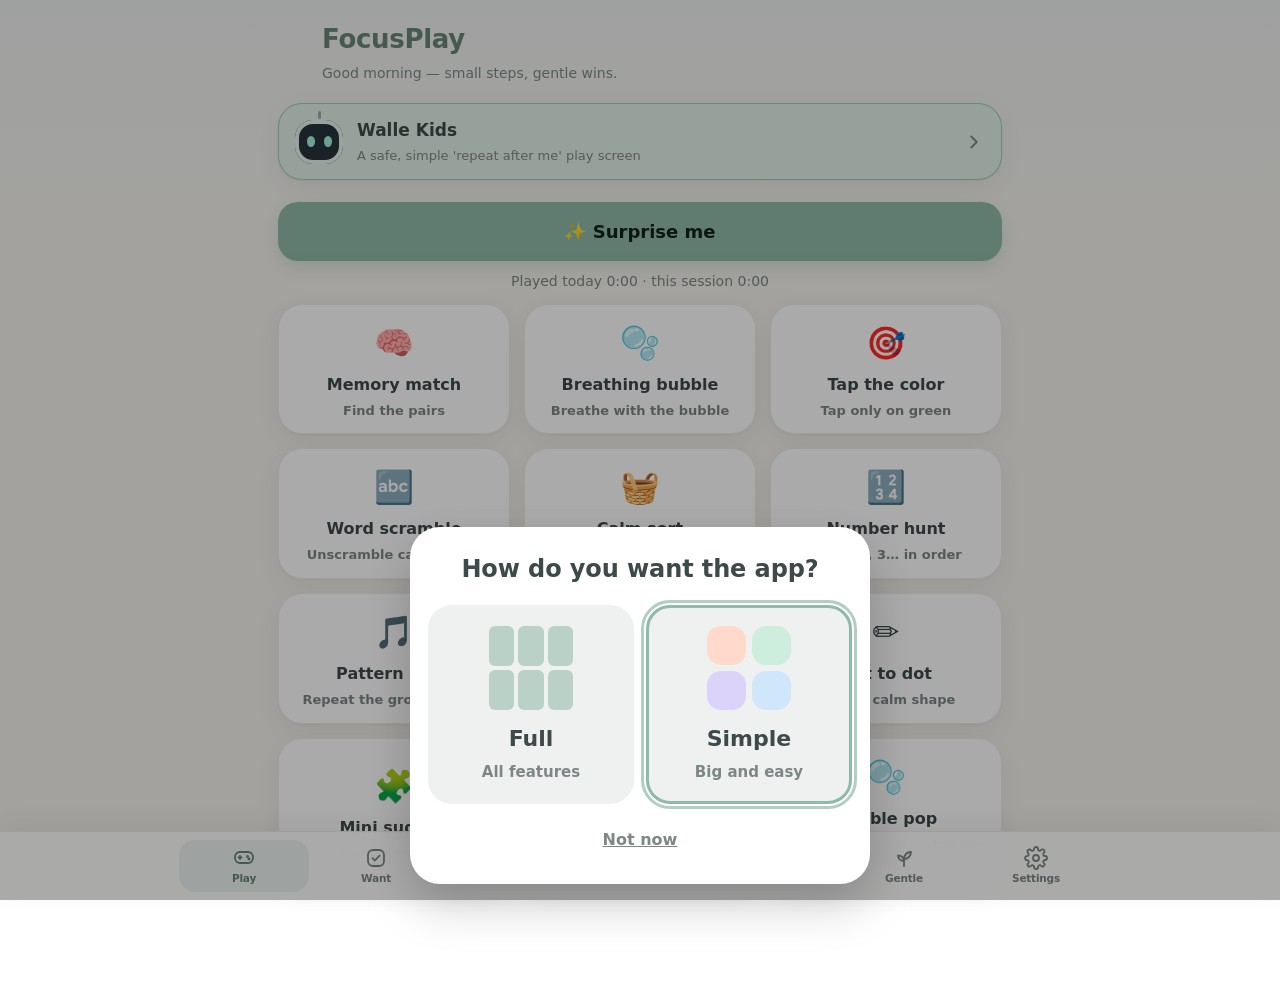
<file: index.html>
<!doctype html><html lang="en" dir="ltr"><head><meta charset="utf-8"><meta name="viewport" content="width=device-width,initial-scale=1,viewport-fit=cover">
<meta name="theme-color" content="#8fb9a8"><meta name="description" content="FocusPlay: calm ADHD-support app">
<meta name="apple-mobile-web-app-capable" content="yes"><meta name="mobile-web-app-capable" content="yes"><meta name="apple-mobile-web-app-status-bar-style" content="default"><meta name="apple-mobile-web-app-title" content="FocusPlay"><meta name="format-detection" content="telephone=no">
<link rel="manifest" href="manifest.json"><link rel="icon" href="icon.svg" type="image/svg+xml"><link rel="icon" href="icon-192.png" sizes="192x192"><link rel="apple-touch-icon" href="apple-touch-icon.png" sizes="180x180">
<title>FocusPlay</title><link rel="stylesheet" href="styles.css"></head><body>
<header><h1>FocusPlay</h1><p class="sub" id="greet"></p></header>
<main>
<section id="tab-play" class="tab active">
 <button type="button" class="kidscard" id="kidsGo"><span class="kface" aria-hidden="true"><i></i><i></i></span><span class="ktxt"><b data-tx="kidsBtn"></b><small data-tx="kidsSub"></small></span><svg class="ic" viewBox="0 0 24 24" aria-hidden="true"><path d="M9 6l6 6-6 6"/></svg></button>
 <button class="big primary" id="surprise" data-tx="surprise"></button>
 <p class="sub center" id="gSess"></p>
 <div class="grid" id="gameList"></div>
</section>
<section id="tab-want" class="tab">
 <div class="card"><h2 data-tx="wantH"></h2><p class="streak" id="streak"></p>
 <form id="wForm" class="row"><input id="wIn" data-ip="wantPh" maxlength="80" required><button class="primary" data-tx="add"></button></form>
 <ul id="wList"></ul><button class="soft small" id="wClear" data-tx="clearDone"></button></div>
</section>
<section id="tab-day" class="tab">
 <div class="card"><h2 data-tx="routineH"></h2><label><span data-tx="sleepH"></span><input type="number" id="sleep" min="0" max="16" step="0.5"></label><label><span data-tx="essH"></span><input type="number" id="ess" min="0" max="12" step="0.5"></label>
 <div id="days"></div></div>
 <div class="card"><h2 data-tx="meH"></h2><div id="bars"></div><p class="legend"><i class="sl"></i><span data-tx="lSleep"></span> <i class="wk"></i><span data-tx="lWork"></span> <i class="me"></i><span data-tx="lMe"></span> <i class="es"></i><span data-tx="lEss"></span></p></div>
</section>
<section id="tab-walle" class="tab">
 <div id="wOff" class="card wOff hidden"><div class="dl-off" aria-hidden="true">📶</div><h2 data-tx="wOffT"></h2><p class="sub" data-tx="wOffM"></p><button class="primary" id="wRetry" data-tx="wRetry"></button></div>
 <div id="wOn">
  <button type="button" id="wGear" class="wgear" aria-label="Settings"><svg class="ic" viewBox="0 0 24 24" aria-hidden="true"><circle cx="12" cy="12" r="3"/><path d="M19.4 15a1.7 1.7 0 00.3 1.8l.1.1a2 2 0 11-2.8 2.8l-.1-.1a1.7 1.7 0 00-1.8-.3 1.7 1.7 0 00-1 1.5V21a2 2 0 11-4 0v-.1a1.7 1.7 0 00-1.1-1.5 1.7 1.7 0 00-1.8.3l-.1.1a2 2 0 11-2.8-2.8l.1-.1a1.7 1.7 0 00.3-1.8 1.7 1.7 0 00-1.5-1H3a2 2 0 110-4h.1a1.7 1.7 0 001.5-1.1 1.7 1.7 0 00-.3-1.8l-.1-.1a2 2 0 112.8-2.8l.1.1a1.7 1.7 0 001.8.3H9a1.7 1.7 0 001-1.5V3a2 2 0 114 0v.1a1.7 1.7 0 001 1.5 1.7 1.7 0 001.8-.3l.1-.1a2 2 0 112.8 2.8l-.1.1a1.7 1.7 0 00-.3 1.8V9a1.7 1.7 0 001.5 1H21a2 2 0 110 4h-.1a1.7 1.7 0 00-1.5 1z"/></svg></button>
  <div class="card wcard"><div class="wseg" role="tablist"><button type="button" role="tab" data-f="word" data-tx="sgW"></button><button type="button" role="tab" data-f="phrase" data-tx="sgP"></button><button type="button" role="tab" data-f="quote" data-tx="sgQ"></button></div>
   <div id="wBody" class="wbody"></div>
   <div class="wact"><button type="button" class="soft" id="wLis"></button><button type="button" class="soft hidden" id="wLisEx"></button><button type="button" class="primary" id="wNext" data-tx="wAnother"></button></div></div>
 </div>
</section>
<section id="tab-rem" class="tab">
 <div class="card"><h2 data-tx="taskH"></h2>
 <form id="cForm"><input id="cName" data-ip="taskPh" maxlength="60" required class="full">
 <label><span data-tx="type"></span><select id="cMode"><option value="time" data-tx="atTime"></option><option value="every" data-tx="repEvery"></option></select></label>
 <label id="cTimeL"><span data-tx="time"></span><input type="time" id="cTime" value="12:00"></label>
 <label id="cEveryL" class="hidden"><span data-tx="everyMin"></span><input type="number" id="cEvery" min="1" max="720" value="60"></label>
 <label><span data-tx="priority"></span><select id="cPri" class="pri"></select></label><button class="primary big" data-tx="addRem"></button></form>
 <ul id="cList"></ul><p class="legend"><i class="lv-needed"></i><span data-tx="p_needed"></span> <i class="lv-important"></i><span data-tx="p_important"></span> <i class="lv-urgent"></i><span data-tx="p_urgent"></span></p></div>
</section>
<section id="tab-gentle" class="tab">
 <div class="card water"><div class="row"><h2 data-tx="waterH"></h2><span class="pill" id="wCount"></span></div><div class="glasses" id="glasses"></div>
 <div class="row"><button class="soft" id="wMinus" aria-label="−1">−</button><button class="primary big" id="wPlus" data-tx="glass"></button></div><label><span data-tx="goal"></span><input type="number" id="wGoal" min="1" max="20"></label></div>
 <div class="card"><h2 data-tx="nudgesH"></h2><p class="sub" data-tx="nudgesSub"></p><ul id="gList"></ul><button class="soft" id="gNew" data-tx="newNudge"></button></div>
 <div class="card hidden" id="gEdit"><h2 id="gEdT"></h2>
  <input id="gName" data-ip="nudgeName" maxlength="50" class="full">
  <label><span data-tx="mode"></span><select id="gMode"><option value="interval" data-tx="modeInt"></option><option value="times" data-tx="modeTimes"></option></select></label>
  <label id="gEvL"><span data-tx="everyMin"></span><input type="number" id="gEvery" min="1" max="720"></label>
  <div id="gTimesL" class="hidden"><div id="gTimes" class="times"></div><button class="soft small" id="gAddT" type="button" data-tx="addTime"></button></div>
  <label><span data-tx="repeat"></span><select id="gRep"><option value="always" data-tx="always"></option><option value="weekdays" data-tx="weekdays"></option><option value="range" data-tx="range"></option></select></label>
  <div id="gDaysL" class="chips hidden"></div>
  <div id="gRangeL" class="hidden"><label><span data-tx="from"></span><input type="date" id="gFrom"></label><label><span data-tx="to"></span><input type="date" id="gTo"></label></div>
  <label class="tg"><input type="checkbox" id="gAh"><span data-tx="ah"></span></label>
  <div id="gAhL" class="row hidden"><input type="time" id="gAhS"><span data-tx="ahTo"></span><input type="time" id="gAhE"></div>
  <label><span data-tx="popPri"></span><select id="gPri" class="pri"></select></label>
  <div class="row"><button class="soft" id="gDel" data-tx="del"></button><button class="soft" id="gCancel" data-tx="cancel"></button><button class="primary" id="gSave" data-tx="save"></button></div></div>
 <div class="card"><h2 data-tx="paH"></h2><p class="sub" data-ih="paSub"></p>
  <div class="stats"><div><b id="uSess"></b><small data-tx="thisSess"></small></div><div><b id="uDay"></b><small data-tx="todayApp"></small></div></div>
  <label class="tg"><input type="checkbox" id="uOn"><span data-tx="nudgeAfter"></span></label><label><span data-tx="limit"></span><input type="number" id="uLim" min="1" max="600"></label></div>
 <div class="card"><h2 data-tx="pfH"></h2><p class="sub" data-tx="pfSub"></p>
  <div class="row presets"><button class="soft" data-pf="10"></button><button class="soft" data-pf="25"></button><button class="soft" data-pf="45"></button></div></div>
</section>
<section id="tab-more" class="tab">
 <h2 class="pagetitle" data-tx="tMore"></h2>
<div class="acc" id="acc-simple"><button type="button" class="acc-h" aria-expanded="false" aria-controls="accb-simple"><span class="acc-i" aria-hidden="true">🔆</span><span class="acc-t" data-tx="smSet"></span><svg class="ic chev" viewBox="0 0 24 24" aria-hidden="true"><path d="M6 9l6 6 6-6"/></svg></button><div class="acc-b" id="accb-simple" role="region"><div class="acc-in"><div class="acc-p"><p class="sub" data-tx="smSetSub"></p><label class="tg sm-tg"><input type="checkbox" id="smToggle"><span data-tx="smSet"></span></label></div></div></div></div>
<div class="acc" id="acc-app"><button type="button" class="acc-h" aria-expanded="false" aria-controls="accb-app"><span class="acc-i" aria-hidden="true">🎨</span><span class="acc-t" data-tx="sApp"></span><svg class="ic chev" viewBox="0 0 24 24" aria-hidden="true"><path d="M6 9l6 6 6-6"/></svg></button><div class="acc-b" id="accb-app" role="region"><div class="acc-in"><div class="acc-p"><div class="pal" id="pal"></div><label><span data-tx="accent"></span><input type="color" id="accent"></label><button class="soft small" id="accReset" data-tx="accReset"></button></div></div></div></div>
<div class="acc" id="acc-lang"><button type="button" class="acc-h" aria-expanded="false" aria-controls="accb-lang"><span class="acc-i" aria-hidden="true">🌐</span><span class="acc-t" data-tx="sLang"></span><svg class="ic chev" viewBox="0 0 24 24" aria-hidden="true"><path d="M6 9l6 6 6-6"/></svg></button><div class="acc-b" id="accb-lang" role="region"><div class="acc-in"><div class="acc-p"><select id="lang" class="full" aria-label="Language"></select></div></div></div></div>
<div class="acc" id="acc-snd"><button type="button" class="acc-h" aria-expanded="false" aria-controls="accb-snd"><span class="acc-i" aria-hidden="true">🔔</span><span class="acc-t" data-tx="sSnd"></span><svg class="ic chev" viewBox="0 0 24 24" aria-hidden="true"><path d="M6 9l6 6 6-6"/></svg></button><div class="acc-b" id="accb-snd" role="region"><div class="acc-in"><div class="acc-p"><p class="sub" data-tx="sndIntro"></p><ul id="sndList" class="sndl"></ul>
  <h3 data-tx="sndPerPri"></h3><div class="sndPick"></div>
  <h3 data-tx="sndMine"></h3><ul id="myList" class="sndl"></ul>
  <button class="soft" type="button" id="sndAddB" data-tx="sndAdd"></button><input type="file" id="sndFile" accept="audio/*,.mp3,.wav,.ogg,.m4a" class="hidden">
  <p class="sub" data-tx="sndHint"></p><p class="sub" id="sndMsg" role="status"></p><p class="sub" data-tx="sndNote"></p></div></div></div></div>
<div class="acc" id="acc-walle"><button type="button" class="acc-h" aria-expanded="false" aria-controls="accb-walle"><span class="acc-i" aria-hidden="true">🤖</span><span class="acc-t" data-tx="sWalle"></span><svg class="ic chev" viewBox="0 0 24 24" aria-hidden="true"><path d="M6 9l6 6 6-6"/></svg></button><div class="acc-b" id="accb-walle" role="region"><div class="acc-in"><div class="acc-p">
   <label><span data-tx="wWordLang"></span><select id="wWL"></select></label>
   <label><span data-tx="wLevel"></span><select id="wLv"><option value="beginner" data-tx="lvB"></option><option value="intermediate" data-tx="lvI"></option><option value="advanced" data-tx="lvA"></option></select></label>
   <label><span data-tx="wPhraseLang"></span><select id="wPL"></select></label>
  <h3 data-tx="wRemH"></h3><div id="wRem"></div><p class="legend"><a href="walle/CREDITS.md" target="_blank" rel="noopener">Wiktionary · Tatoeba · WordNet · Project Gutenberg</a></p></div></div></div></div>
<div class="acc" id="acc-rem"><button type="button" class="acc-h" aria-expanded="false" aria-controls="accb-rem"><span class="acc-i" aria-hidden="true">🌿</span><span class="acc-t" data-tx="sRem"></span><svg class="ic chev" viewBox="0 0 24 24" aria-hidden="true"><path d="M6 9l6 6 6-6"/></svg></button><div class="acc-b" id="accb-rem" role="region"><div class="acc-in"><div class="acc-p">
 <label class="tg"><input type="checkbox" id="brOn"><span data-tx="brOn"></span></label>
 <label><span data-tx="brMinL"></span><input type="number" id="brMin" min="5" max="180"></label><label><span data-tx="brPri"></span><select id="brPri" class="pri"></select></label>
 <label class="tg"><input type="checkbox" id="wdOn"><span data-tx="wdOn"></span></label>
 <label><span data-tx="wdTime"></span><input type="time" id="wdTime"></label><label><span data-tx="wdPri"></span><select id="wdPri" class="pri"></select></label>
 <label class="tg"><input type="checkbox" id="snd"><span data-tx="snd"></span></label>
 
 <button class="big" id="perm" data-tx="perm"></button><p class="sub" id="permStat"></p>
 <div class="row"><button class="soft lv-needed" data-test="needed"></button><button class="soft lv-important" data-test="important"></button><button class="soft lv-urgent" data-test="urgent"></button></div><p class="sub" id="nextR"></p></div></div></div></div>
<div class="acc" id="acc-kids"><button type="button" class="acc-h" aria-expanded="false" aria-controls="accb-kids"><span class="acc-i" aria-hidden="true">🔒</span><span class="acc-t" data-tx="sKids"></span><svg class="ic chev" viewBox="0 0 24 24" aria-hidden="true"><path d="M6 9l6 6 6-6"/></svg></button><div class="acc-b" id="accb-kids" role="region"><div class="acc-in"><div class="acc-p"><p class="sub" data-tx="pinNote"></p><button class="soft" id="pinChg" type="button" data-tx="pinChange"></button></div></div></div></div>
<div class="acc" id="acc-support"><button type="button" class="acc-h" aria-expanded="false" aria-controls="accb-support"><span class="acc-i" aria-hidden="true">💌</span><span class="acc-t" data-tx="sSupport"></span><svg class="ic chev" viewBox="0 0 24 24" aria-hidden="true"><path d="M6 9l6 6 6-6"/></svg></button><div class="acc-b" id="accb-support" role="region"><div class="acc-in"><div class="acc-p"><form id="sForm"><textarea id="sText" rows="4" maxlength="1000" data-ip="sugPh" required></textarea>
 <label><span data-tx="type"></span><select id="sType"><option value="Upgrade" data-tx="stUp"></option><option value="Downgrade" data-tx="stDown"></option><option value="Improvement" data-tx="stImp"></option><option value="Bug" data-tx="stBug"></option></select></label>
 <div class="row"><span data-tx="rating"></span><div id="stars" class="stars"></div></div>
 <div class="row"><button class="soft" type="submit" data-tx="save"></button><button class="primary" type="button" id="sSend" data-tx="saveSend"></button></div></form>
 <h2 class="mt" data-tx="pastSug"></h2><ul id="sList"></ul></div></div></div></div>
<div class="acc" id="acc-about"><button type="button" class="acc-h" aria-expanded="false" aria-controls="accb-about"><span class="acc-i" aria-hidden="true">ℹ️</span><span class="acc-t" data-tx="sAbout"></span><svg class="ic chev" viewBox="0 0 24 24" aria-hidden="true"><path d="M6 9l6 6 6-6"/></svg></button><div class="acc-b" id="accb-about" role="region"><div class="acc-in"><div class="acc-p"><ul class="priv"><li data-tx="pv1"></li><li data-tx="pv2"></li><li data-tx="pv3"></li><li data-tx="pv4"></li><li data-tx="pv5"></li><li data-tx="pv6"></li></ul><p class="sub"><a href="privacy-policy.html" target="_blank" rel="noopener" data-tx="ppLink"></a> · <a href="terms.html" target="_blank" rel="noopener" data-tx="tosLink"></a></p>
  <div class="row"><button class="primary" id="exp" data-tx="export"></button><button class="soft" id="impB" data-tx="import"></button></div><input type="file" id="imp" accept="application/json,.json" class="hidden"><p class="sub" id="bkMsg"></p></div></div></div></div>
</section>
</main>
<div id="gameArea" class="gov hidden" role="dialog" aria-modal="true" aria-labelledby="gTitle"><div class="gwin">
 <div class="gtop"><button type="button" id="gX" class="gx" data-al="gClose" aria-label="Close">✕</button><h2 id="gTitle"></h2><span id="gTimer" class="pill" dir="ltr" role="timer"></span></div>
 <div id="gStart" class="gscr"><div class="gs-emo" id="gsEmoji" aria-hidden="true"></div><h3 id="gsName"></h3><p class="gs-how" id="gsHow"></p><p class="gs-best" id="gsBest"></p><div class="seg" id="gLen"></div><button type="button" class="primary gbig" id="gGo"><span aria-hidden="true">▶ </span><span data-tx="gPlay"></span></button></div>
 <div id="gPlay" class="gscr hidden"><div class="ghud"><span class="gsc"><small data-tx="gScore"></small><b id="gScoreV">0</b></span><span id="gBestV" class="gbv"></span><button type="button" class="soft small" id="gPause"></button></div><div id="gBody"></div><button type="button" class="ghost-b" id="gExit" data-tx="finish"></button></div>
 <div id="gEnd" class="gscr hidden"><div class="ge-art" aria-hidden="true">🌿</div><p id="gEndMsg" class="ge-msg"></p><p class="ge-lbl" data-tx="gScore"></p><div id="gEndScore" class="ge-score"></div><p id="gNewBest" class="ge-new hidden" data-tx="gNewBest"></p><p id="gEndBest" class="gs-best"></p><button type="button" class="primary gbig" id="gAgain" data-tx="playAgain"></button><button type="button" class="soft" id="gClose" data-tx="gCloseB"></button></div>
</div></div>
<div id="toast" class="hidden lv-needed" role="status" aria-live="polite"><p id="toastMsg"></p></div>
<div id="card" class="hidden"><div class="cardpop lv-important" role="dialog"><b class="badge" data-tx="badgeImp"></b><h2 id="cardT"></h2><p id="cardM"></p><button class="big" id="cardOk" data-tx="gotIt"></button></div></div>
<div id="pfree" class="hidden"><p data-tx="pfTitle"></p><div class="big-t" id="pfT" dir="ltr"></div><p data-ih="pfMsg"></p><button class="big ghost" id="pfStop" data-tx="endEarly"></button></div>
<div id="confirm" class="hidden"><div class="cardpop lv-important" role="dialog"><h2 data-tx="replaceQ"></h2><p id="cfMsg"></p><div class="row"><button class="soft" id="cfNo" data-tx="cancel"></button><button class="primary" id="cfYes" data-tx="replace"></button></div></div></div>
<div id="urgent" class="hidden" role="alertdialog"><b class="badge" data-tx="badgeUrg"></b><h1 id="urgT"></h1><p id="urgM"></p><button class="big" id="urgDone" data-tx="doneBtn"></button><button class="big ghost" id="urgSnooze" data-tx="snooze"></button></div>
<nav aria-label="Main"><button data-t="play" class="on"><svg class="ic" viewBox="0 0 24 24" aria-hidden="true"><rect x="3" y="7" width="18" height="11" rx="5"/><path d="M8 11v3M6.5 12.5h3"/><circle cx="15.5" cy="11.5" r=".6"/><circle cx="17" cy="13.8" r=".6"/></svg><span data-tx="tPlay"></span></button><button data-t="want"><svg class="ic" viewBox="0 0 24 24" aria-hidden="true"><rect x="4" y="4" width="16" height="16" rx="5"/><path d="M8.5 12.2l2.4 2.3 4.6-4.8"/></svg><span data-tx="tWant"></span></button><button data-t="day"><svg class="ic" viewBox="0 0 24 24" aria-hidden="true"><circle cx="12" cy="12" r="4"/><path d="M12 3v2M12 19v2M3 12h2M19 12h2M5.6 5.6l1.4 1.4M17 17l1.4 1.4M5.6 18.4L7 17M17 7l1.4-1.4"/></svg><span data-tx="tDay"></span></button><button data-t="walle"><svg class="ic" viewBox="0 0 24 24" aria-hidden="true"><path d="M4 5.5A2.5 2.5 0 016.5 3H20v15H6.5A2.5 2.5 0 004 20.5z"/><path d="M4 20.5A2.5 2.5 0 006.5 23H20v-5"/><path d="M9 8h7M9 11.5h5"/></svg><span data-tx="tWalle"></span></button><button data-t="rem"><svg class="ic" viewBox="0 0 24 24" aria-hidden="true"><path d="M6 16V11a6 6 0 0112 0v5l1.5 2h-15z"/><path d="M10 20.5a2.2 2.2 0 004 0"/></svg><span data-tx="tRem"></span></button><button data-t="gentle"><svg class="ic" viewBox="0 0 24 24" aria-hidden="true"><path d="M12 20v-7"/><path d="M12 13c0-4 3-7 7-7 0 4-3 7-7 7zM12 15c0-3-2.5-5.5-6-5.5 0 3 2.5 5.5 6 5.5z"/></svg><span data-tx="tGentle"></span></button><button data-t="more"><svg class="ic" viewBox="0 0 24 24" aria-hidden="true"><circle cx="12" cy="12" r="3"/><path d="M19.4 15a1.7 1.7 0 00.3 1.8l.1.1a2 2 0 11-2.8 2.8l-.1-.1a1.7 1.7 0 00-1.8-.3 1.7 1.7 0 00-1 1.5V21a2 2 0 11-4 0v-.1a1.7 1.7 0 00-1.1-1.5 1.7 1.7 0 00-1.8.3l-.1.1a2 2 0 11-2.8-2.8l.1-.1a1.7 1.7 0 00.3-1.8 1.7 1.7 0 00-1.5-1H3a2 2 0 110-4h.1a1.7 1.7 0 001.5-1.1 1.7 1.7 0 00-.3-1.8l-.1-.1a2 2 0 112.8-2.8l.1.1a1.7 1.7 0 001.8.3H9a1.7 1.7 0 001-1.5V3a2 2 0 114 0v.1a1.7 1.7 0 001 1.5 1.7 1.7 0 001.8-.3l.1-.1a2 2 0 112.8 2.8l-.1.1a1.7 1.7 0 00-.3 1.8V9a1.7 1.7 0 001.5 1H21a2 2 0 110 4h-.1a1.7 1.7 0 00-1.5 1z"/></svg><span data-tx="tMore"></span></button></nav>
<div id="kids" class="hidden" aria-label="Kids mode"><div class="kbg"></div><button type="button" id="kLock" class="klock" aria-label="Parent"><svg viewBox="0 0 24 24" class="ic"><rect x="5" y="11" width="14" height="9" rx="3"/><path d="M8 11V8a4 4 0 018 0v3"/></svg><i class="kring"></i></button>
 <div class="kstage"><button type="button" id="kBot" class="wbot kidsbot" aria-label="Walle"></button><p id="kMsg" class="kmsg" data-tx="kTalk"></p><button type="button" id="kTalk" class="ktalk"><svg viewBox="0 0 24 24" class="ic"><rect x="9" y="3" width="6" height="11" rx="3"/><path d="M5.5 11a6.5 6.5 0 0013 0M12 17.5V21"/></svg><span data-tx="kTalkB"></span></button></div></div>
<div id="pinDlg" class="hidden" role="dialog" aria-modal="true"><div class="pinbox"><h2 id="pinT"></h2><p class="sub" id="pinM"></p><div class="pindots" id="pinDots" dir="ltr"><i></i><i></i><i></i><i></i></div><p class="pinerr" id="pinErr" role="alert"></p>
 <div id="pinPad" class="pinpad" dir="ltr"></div><div id="pinChk" class="hidden"><label><span id="pinQ"></span><input id="pinA" inputmode="numeric" maxlength="3" dir="ltr"></label><label><span data-tx="pinWordL"></span><input id="pinW" autocapitalize="characters" maxlength="10" dir="ltr"></label><button class="primary" id="pinChkGo" data-tx="save"></button></div>
 <div class="row"><button class="soft" id="pinX" type="button" data-tx="cancel"></button><button class="soft" id="pinF" type="button" data-tx="pinForgot"></button></div></div></div>
<div id="simple" class="hidden" aria-label="Simple"></div>
<div id="uiAsk" class="hidden" role="dialog" aria-modal="true" aria-labelledby="askT"><div class="ask-box"><h2 id="askT" data-tx="smAskT"></h2><div class="ask-opts"><button type="button" id="askFull" class="ask-o"><span class="ask-pic full" aria-hidden="true"><i></i><i></i><i></i><i></i><i></i><i></i></span><b data-tx="smAskFull"></b><small data-tx="smAskFullS"></small></button><button type="button" id="askSimple" class="ask-o"><span class="ask-pic simp" aria-hidden="true"><i></i><i></i><i></i><i></i></span><b data-tx="smLabel"></b><small data-tx="smAskSimpleS"></small></button></div><button type="button" id="askLater" class="ask-later" data-tx="smLater"></button></div></div>
<script src="i18n.js"></script><script src="app.js"></script><script src="walle.js"></script><script src="simple.js"></script></body></html>
</file>
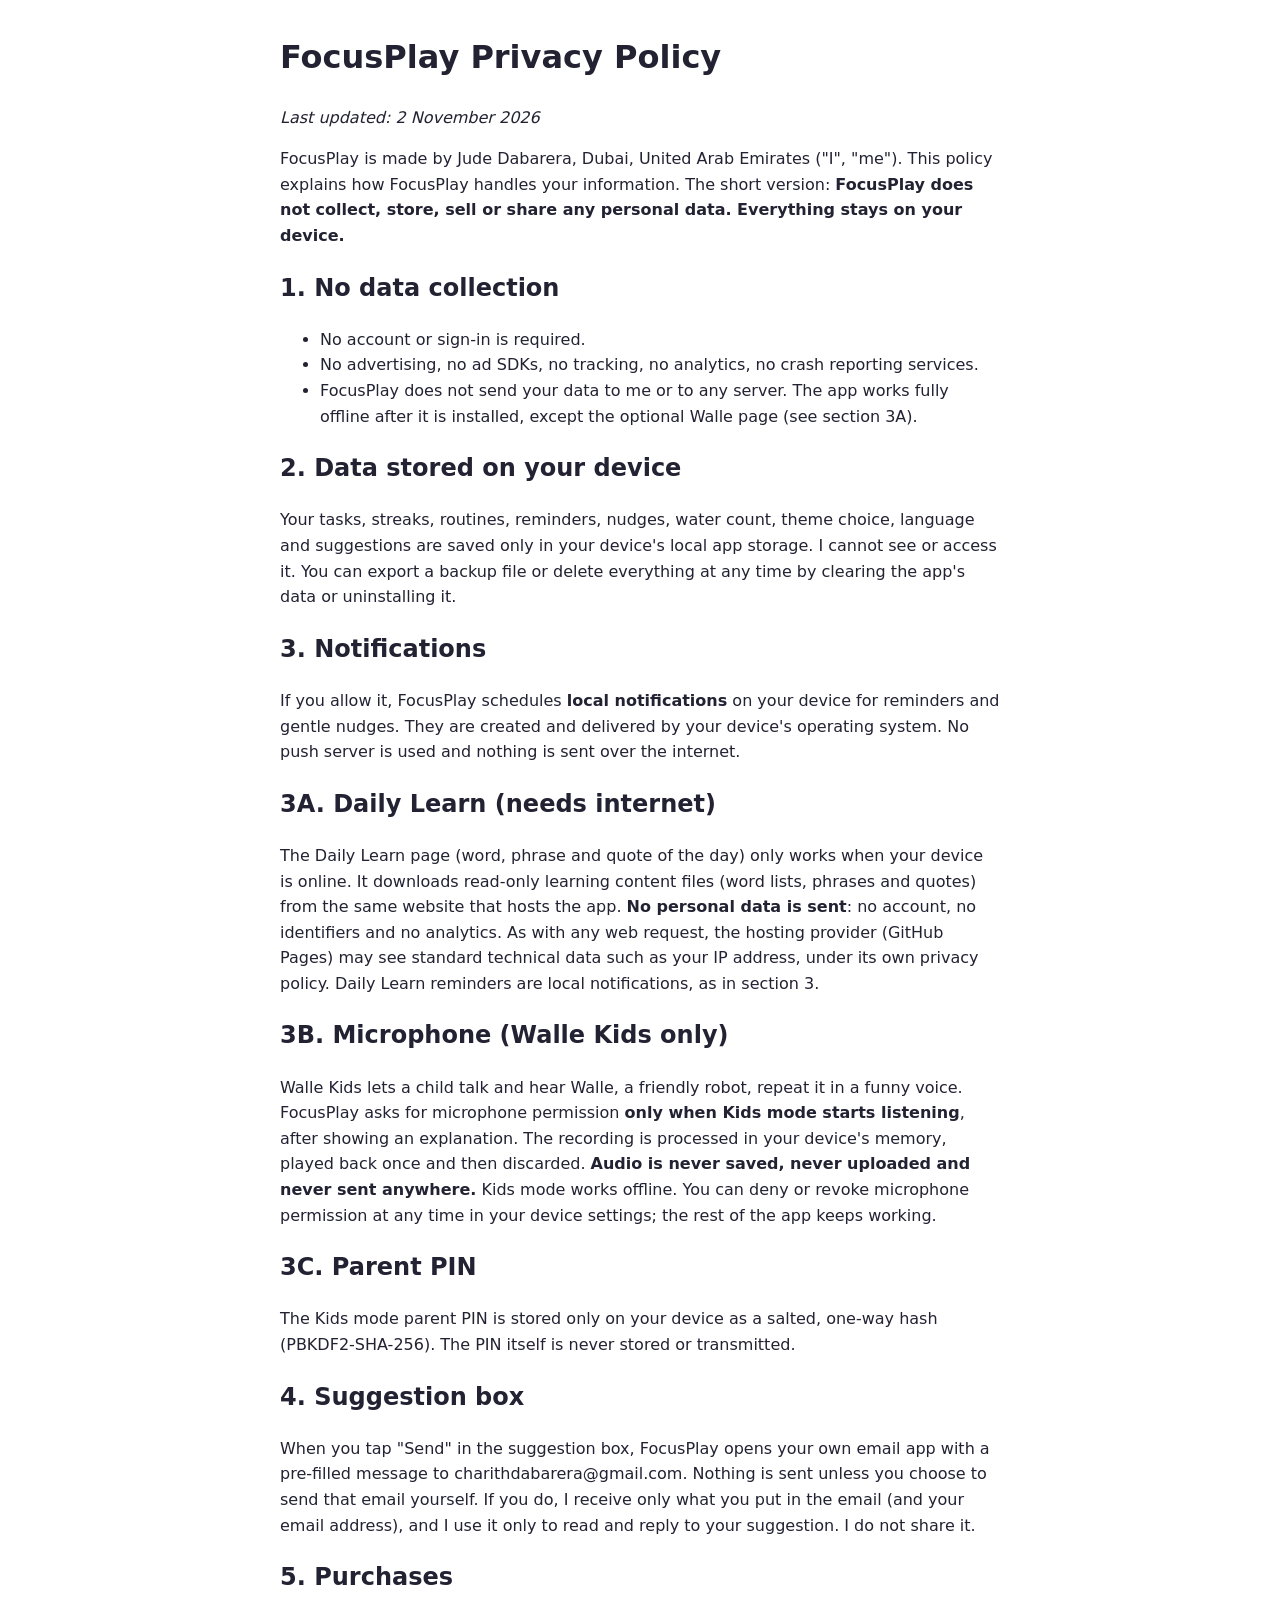
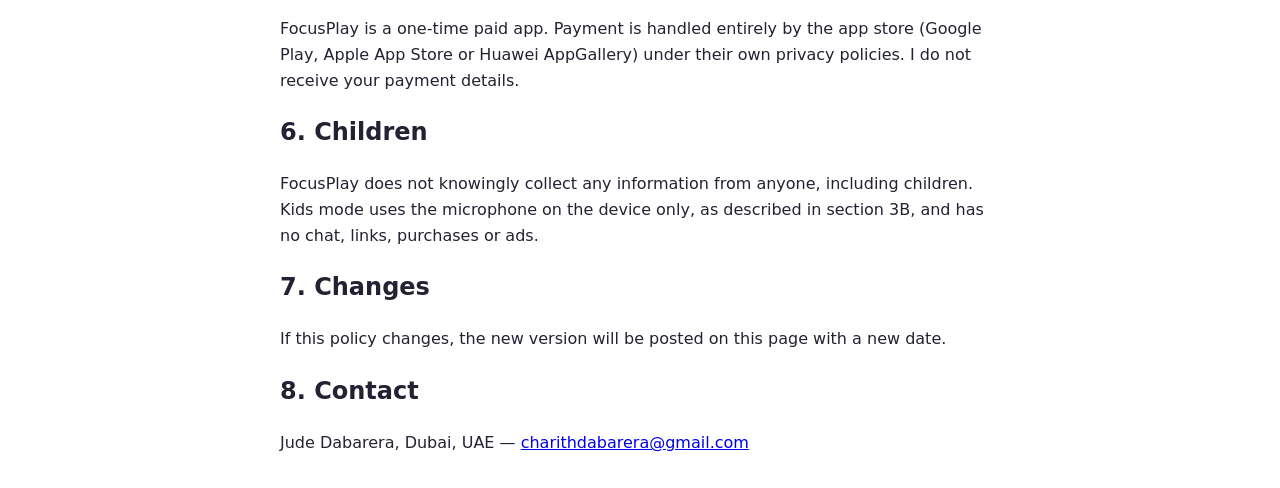
<file: privacy-policy.html>
<!doctype html><html lang="en"><head><meta charset="utf-8"><meta name="viewport" content="width=device-width,initial-scale=1"><title>FocusPlay – Privacy Policy</title><style>body{font-family:system-ui,sans-serif;max-width:720px;margin:2rem auto;padding:0 1rem;line-height:1.6;color:#223}</style></head><body>
<h1>FocusPlay Privacy Policy</h1><p><em>Last updated: 2 November 2026</em></p>
<p>FocusPlay is made by Jude Dabarera, Dubai, United Arab Emirates ("I", "me"). This policy explains how FocusPlay handles your information. The short version: <strong>FocusPlay does not collect, store, sell or share any personal data. Everything stays on your device.</strong></p>
<h2>1. No data collection</h2><ul><li>No account or sign-in is required.</li><li>No advertising, no ad SDKs, no tracking, no analytics, no crash reporting services.</li><li>FocusPlay does not send your data to me or to any server. The app works fully offline after it is installed, except the optional Walle page (see section 3A).</li></ul>
<h2>2. Data stored on your device</h2><p>Your tasks, streaks, routines, reminders, nudges, water count, theme choice, language and suggestions are saved only in your device's local app storage. I cannot see or access it. You can export a backup file or delete everything at any time by clearing the app's data or uninstalling it.</p>
<h2>3. Notifications</h2><p>If you allow it, FocusPlay schedules <strong>local notifications</strong> on your device for reminders and gentle nudges. They are created and delivered by your device's operating system. No push server is used and nothing is sent over the internet.</p>
<h2>3A. Daily Learn (needs internet)</h2><p>The Daily Learn page (word, phrase and quote of the day) only works when your device is online. It downloads read-only learning content files (word lists, phrases and quotes) from the same website that hosts the app. <strong>No personal data is sent</strong>: no account, no identifiers and no analytics. As with any web request, the hosting provider (GitHub Pages) may see standard technical data such as your IP address, under its own privacy policy. Daily Learn reminders are local notifications, as in section 3.</p>
<h2>3B. Microphone (Walle Kids only)</h2><p>Walle Kids lets a child talk and hear Walle, a friendly robot, repeat it in a funny voice. FocusPlay asks for microphone permission <strong>only when Kids mode starts listening</strong>, after showing an explanation. The recording is processed in your device's memory, played back once and then discarded. <strong>Audio is never saved, never uploaded and never sent anywhere.</strong> Kids mode works offline. You can deny or revoke microphone permission at any time in your device settings; the rest of the app keeps working.</p>
<h2>3C. Parent PIN</h2><p>The Kids mode parent PIN is stored only on your device as a salted, one-way hash (PBKDF2-SHA-256). The PIN itself is never stored or transmitted.</p>
<h2>4. Suggestion box</h2><p>When you tap "Send" in the suggestion box, FocusPlay opens your own email app with a pre-filled message to charithdabarera@gmail.com. Nothing is sent unless you choose to send that email yourself. If you do, I receive only what you put in the email (and your email address), and I use it only to read and reply to your suggestion. I do not share it.</p>
<h2>5. Purchases</h2><p>FocusPlay is a one-time paid app. Payment is handled entirely by the app store (Google Play, Apple App Store or Huawei AppGallery) under their own privacy policies. I do not receive your payment details.</p>
<h2>6. Children</h2><p>FocusPlay does not knowingly collect any information from anyone, including children. Kids mode uses the microphone on the device only, as described in section 3B, and has no chat, links, purchases or ads.</p>
<h2>7. Changes</h2><p>If this policy changes, the new version will be posted on this page with a new date.</p>
<h2>8. Contact</h2><p>Jude Dabarera, Dubai, UAE — <a href="mailto:charithdabarera@gmail.com">charithdabarera@gmail.com</a></p>
</body></html>
</file>
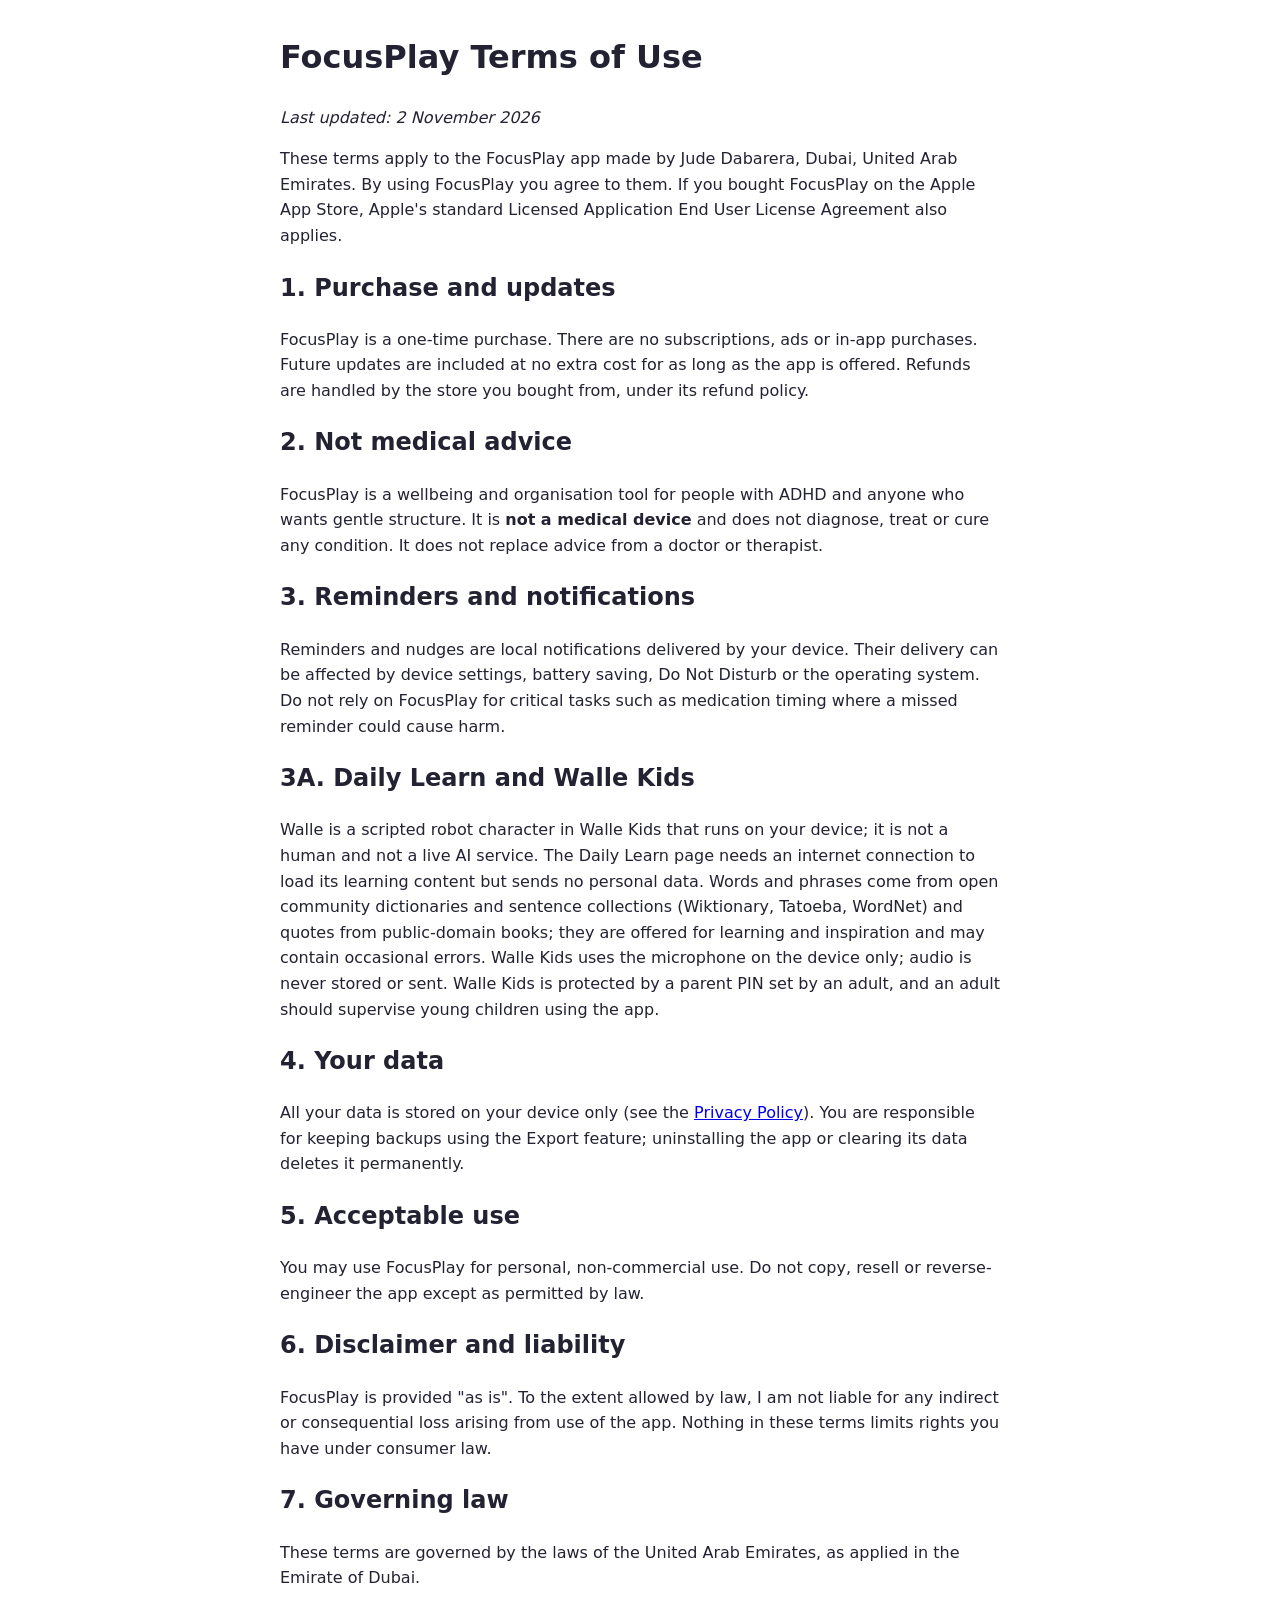
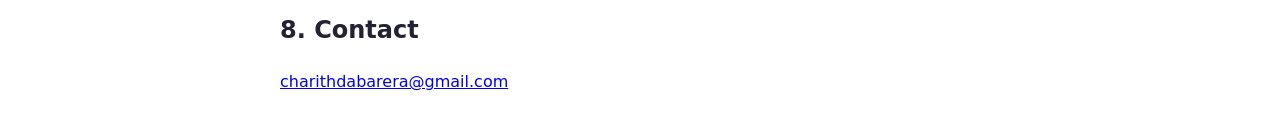
<file: terms.html>
<!doctype html><html lang="en"><head><meta charset="utf-8"><meta name="viewport" content="width=device-width,initial-scale=1"><title>FocusPlay – Terms of Use</title><style>body{font-family:system-ui,sans-serif;max-width:720px;margin:2rem auto;padding:0 1rem;line-height:1.6;color:#223}</style></head><body>
<h1>FocusPlay Terms of Use</h1><p><em>Last updated: 2 November 2026</em></p>
<p>These terms apply to the FocusPlay app made by Jude Dabarera, Dubai, United Arab Emirates. By using FocusPlay you agree to them. If you bought FocusPlay on the Apple App Store, Apple's standard Licensed Application End User License Agreement also applies.</p>
<h2>1. Purchase and updates</h2><p>FocusPlay is a one-time purchase. There are no subscriptions, ads or in-app purchases. Future updates are included at no extra cost for as long as the app is offered. Refunds are handled by the store you bought from, under its refund policy.</p>
<h2>2. Not medical advice</h2><p>FocusPlay is a wellbeing and organisation tool for people with ADHD and anyone who wants gentle structure. It is <strong>not a medical device</strong> and does not diagnose, treat or cure any condition. It does not replace advice from a doctor or therapist.</p>
<h2>3. Reminders and notifications</h2><p>Reminders and nudges are local notifications delivered by your device. Their delivery can be affected by device settings, battery saving, Do Not Disturb or the operating system. Do not rely on FocusPlay for critical tasks such as medication timing where a missed reminder could cause harm.</p>
<h2>3A. Daily Learn and Walle Kids</h2><p>Walle is a scripted robot character in Walle Kids that runs on your device; it is not a human and not a live AI service. The Daily Learn page needs an internet connection to load its learning content but sends no personal data. Words and phrases come from open community dictionaries and sentence collections (Wiktionary, Tatoeba, WordNet) and quotes from public-domain books; they are offered for learning and inspiration and may contain occasional errors. Walle Kids uses the microphone on the device only; audio is never stored or sent. Walle Kids is protected by a parent PIN set by an adult, and an adult should supervise young children using the app.</p>
<h2>4. Your data</h2><p>All your data is stored on your device only (see the <a href="privacy-policy.html">Privacy Policy</a>). You are responsible for keeping backups using the Export feature; uninstalling the app or clearing its data deletes it permanently.</p>
<h2>5. Acceptable use</h2><p>You may use FocusPlay for personal, non-commercial use. Do not copy, resell or reverse-engineer the app except as permitted by law.</p>
<h2>6. Disclaimer and liability</h2><p>FocusPlay is provided "as is". To the extent allowed by law, I am not liable for any indirect or consequential loss arising from use of the app. Nothing in these terms limits rights you have under consumer law.</p>
<h2>7. Governing law</h2><p>These terms are governed by the laws of the United Arab Emirates, as applied in the Emirate of Dubai.</p>
<h2>8. Contact</h2><p><a href="mailto:charithdabarera@gmail.com">charithdabarera@gmail.com</a></p>
</body></html>
</file>
<file: styles.css>
:root{--bg:#f6f3ee;--card:#fff;--ink:#3d4a4a;--mute:#86908f;--g:#8fb9a8;--gi:var(--gi);--soft:var(--soft);--field:var(--field);--line:var(--line);--nav:var(--nav);--need:#7fb8c9;--imp:#e8b04f;--urg:#e0605a;--p:#f4b6a6;--b:#a9c6e8;--y:#f3d9a4;--l:#c9b8e8;--r:22px}
*{box-sizing:border-box;-webkit-tap-highlight-color:transparent}
body{margin:0;font-family:system-ui,-apple-system,BlinkMacSystemFont,"Segoe UI",Roboto,"Noto Sans","Helvetica Neue",Arial,"Noto Sans Arabic","Noto Naskh Arabic","Geeza Pro","Noto Nastaliq Urdu","Noto Sans Devanagari","Kohinoor Devanagari","Noto Sans Bengali","Kohinoor Bangla","Noto Sans Sinhala","Sinhala Sangam MN","Iskoola Pota","Noto Sans Tamil","Tamil Sangam MN","Latha","Nirmala UI","PingFang SC","Hiragino Sans","Hiragino Kaku Gothic ProN","Microsoft YaHei","Yu Gothic","Apple SD Gothic Neo","Malgun Gothic","Noto Sans CJK SC","Noto Sans CJK JP","Noto Sans CJK KR",sans-serif,"Apple Color Emoji","Segoe UI Emoji","Noto Color Emoji";background:var(--bg);color:var(--ink);padding-bottom:90px}
header{padding:22px 20px 6px}h1{margin:0;font-size:28px;color:var(--gi)}h2{font-size:19px;margin:0 0 12px}
.sub{color:var(--mute);margin:4px 0}main{padding:10px 16px;max-width:560px;margin:auto}
.tab{display:none}.tab.active{display:block}.hidden{display:none!important}
.card{background:var(--card);border-radius:var(--r);padding:18px;margin:12px 0;box-shadow:0 4px 18px #0000000a}
button{font:inherit;border:0;border-radius:16px;padding:14px 18px;background:var(--soft);color:var(--ink);cursor:pointer;min-height:48px}
button:active{transform:scale(.97)}.primary{background:var(--g);color:#fff;font-weight:600}.big{width:100%;font-size:20px;padding:20px;margin:6px 0}
.soft{background:var(--soft);width:100%;margin-top:12px}.small{min-height:40px;padding:8px}
.grid{display:grid;grid-template-columns:1fr 1fr;gap:12px;margin-top:12px}
.grid button{min-height:110px;font-size:16px;display:flex;flex-direction:column;align-items:center;justify-content:center;gap:6px;background:var(--card);box-shadow:0 4px 18px #0000000a}
.grid b{font-size:32px}.grid small{color:var(--mute)}
.row{display:flex;gap:10px;align-items:center;justify-content:space-between}
input,select,textarea{font:inherit;padding:12px;border:2px solid var(--line);border-radius:14px;background:var(--field);min-height:48px;color:var(--ink)}
.row input{flex:1;min-width:0}label{display:flex;justify-content:space-between;align-items:center;gap:10px;margin:10px 0}
label input[type=number],label input[type=time]{width:120px}.tg{font-weight:600}.tg input{width:26px;height:26px;accent-color:var(--g)}
.pill{background:var(--gsoft);padding:6px 12px;border-radius:99px;color:var(--gi);font-weight:600}
ul{list-style:none;padding:0}li{display:flex;align-items:center;gap:10px;padding:12px;border-radius:14px;background:var(--field);margin:8px 0}
li span{flex:1;word-break:break-word}li.done span{text-decoration:line-through;color:var(--mute)}
li .ck{width:40px;height:40px;min-height:40px;padding:0;border-radius:50%;background:var(--soft)}li.done .ck{background:var(--g);color:#fff}
li .del{background:none;color:var(--mute);min-height:40px;padding:6px}.streak{font-weight:600;color:#c77f6c}
.day{border-top:1px solid var(--line);padding:8px 0}.day .row{gap:6px}.day input[type=time]{width:auto;flex:1;padding:8px;min-height:40px}
.day b{width:42px}.off{font-size:13px;color:var(--mute);display:flex;gap:4px;align-items:center}
.bar{display:flex;height:22px;border-radius:11px;overflow:hidden;margin:4px 0 12px;background:var(--line)}.bar div{height:100%}
.sl,.bar .sl{background:var(--l)}.wk,.bar .wk{background:var(--b)}.me,.bar .me{background:var(--g)}.es,.bar .es{background:var(--y)}
.legend{font-size:13px;color:var(--mute)}.legend i{display:inline-block;width:12px;height:12px;border-radius:4px;margin-inline:8px 4px;vertical-align:-1px}
.blabel{display:flex;justify-content:space-between;font-size:14px}
nav{position:fixed;bottom:0;left:0;right:0;display:flex;background:var(--nav);backdrop-filter:blur(8px);padding:6px 6px calc(6px + env(safe-area-inset-bottom));box-shadow:0 -4px 18px #0000000d}
nav button{flex:1;background:none;display:flex;flex-direction:column;align-items:center;font-size:22px;padding:6px}nav span{font-size:12px;color:var(--mute)}
nav .on{background:var(--gsoft)}nav .on span{color:var(--gi);font-weight:600}
#toast{position:fixed;inset:auto 16px 96px;background:var(--card);border-radius:var(--r);padding:18px;box-shadow:0 10px 40px #0002;text-align:center;z-index:9}
.mem{display:grid;grid-template-columns:repeat(4,1fr);gap:8px}.mem button{aspect-ratio:1;font-size:28px;padding:0;background:var(--b)}
.mem button.up,.mem button.ok{background:var(--field)}.mem button.ok{opacity:.5}
.bub{width:200px;height:200px;margin:20px auto;border-radius:50%;background:radial-gradient(circle at 35% 30%,#fff,var(--b));display:flex;align-items:center;justify-content:center;font-size:20px;font-weight:600;transition:transform 4s ease-in-out}
.bub.in{transform:scale(1.35)}.target{width:100%;height:220px;border-radius:var(--r);font-size:22px;font-weight:600;color:#fff;margin:10px 0}
.letters{display:flex;flex-wrap:wrap;gap:8px;justify-content:center;margin:14px 0}.letters button{width:52px;font-size:22px;font-weight:700;background:var(--y)}
.ans{font-size:28px;letter-spacing:6px;text-align:center;min-height:40px;font-weight:700}.center{text-align:center}
.sortbins{display:flex;gap:10px}.sortbins button{flex:1;min-height:80px;font-size:18px}
.item{font-size:56px;text-align:center;margin:16px 0}

select,textarea{padding:10px;border:2px solid var(--line);border-radius:14px;background:var(--field);color:var(--ink)}textarea{width:100%;resize:vertical}
body,.card,nav,input,select,textarea{transition:background .3s,color .3s}
.lv-needed{--lv:var(--need)}.lv-important{--lv:var(--imp)}.lv-urgent{--lv:var(--urg)}
.legend i.lv-needed,.legend i.lv-important,.legend i.lv-urgent{background:var(--lv)}
button.lv-needed,button.lv-important,button.lv-urgent{border-inline-start:6px solid var(--lv);font-size:14px;padding:10px 6px}
#toast{inset:auto 50% 96px auto;transform:translateX(50%);width:auto;max-width:86%;padding:10px 18px;border-radius:99px;border:2px solid var(--lv);font-size:15px;animation:up .3s}
#toast p{margin:0}@keyframes up{from{opacity:0;transform:translate(50%,20px)}}
#card{position:fixed;top:0;right:0;bottom:0;left:0;background:#0004;display:flex;align-items:center;justify-content:center;z-index:10;padding:20px}
.cardpop{background:var(--card);border-radius:28px;padding:24px;max-width:420px;width:100%;border-top:12px solid var(--lv);box-shadow:0 20px 60px #0003;animation:pop .3s}
.cardpop button{background:var(--lv);color:#fff;font-weight:700}@keyframes pop{from{transform:scale(.85);opacity:0}}
.badge{display:inline-block;background:var(--lv);color:#fff;padding:4px 12px;border-radius:99px;font-size:13px;letter-spacing:1px}
#urgent{--lv:var(--urg);position:fixed;top:0;right:0;bottom:0;left:0;z-index:11;background:var(--urg);color:#fff;display:flex;flex-direction:column;justify-content:center;padding:30px;text-align:center;animation:pulse 1.6s infinite}
#urgent .badge{background:#fff;color:var(--urg);align-self:center;font-size:16px}#urgent h1{font-size:38px;margin:20px 0 8px;color:#fff}#urgent p{font-size:20px}
#urgent button{background:#fff;color:var(--urg);font-weight:800;font-size:22px;margin:8px 0}#urgent .ghost{background:transparent;color:#fff;border:3px solid #fff}
@keyframes pulse{50%{background:#b4443f}}
li.rm{border-inline-start:6px solid var(--lv)}li small{display:block;color:var(--mute)}
.pal{display:grid;grid-template-columns:repeat(3,1fr);gap:10px}.pal button{min-height:72px;font-size:14px;font-weight:600;border:3px solid transparent;display:flex;flex-direction:column;gap:6px;align-items:center}
.pal button.on{border-color:var(--ink)}.pal .sw{display:flex;gap:3px}.pal .sw i{width:16px;height:16px;border-radius:50%}
input[type=color]{width:70px;padding:4px;height:48px}.stars button{background:none;font-size:28px;padding:0 2px;min-height:40px;color:#d9cfa0}.stars button.on{color:#e8b04f}
nav button{font-size:20px}

nav button{font-size:19px;padding:6px 2px}nav span{font-size:11px}
.chips{display:flex;flex-wrap:wrap;gap:6px;margin:6px 0}.chip{margin:0;background:var(--soft);padding:8px 10px;border-radius:99px;font-size:14px;gap:4px}.chip input{min-height:0;width:18px;height:18px;accent-color:var(--g)}
.times{display:flex;flex-direction:column;gap:6px}.times .row input{flex:1}
li.gn{cursor:pointer;border-inline-start:6px solid var(--lv)}li.gn .em{font-size:26px}li.gn input{width:26px;height:26px;min-height:0;accent-color:var(--g)}
.glasses{font-size:26px;letter-spacing:2px;margin:6px 0;min-height:34px}
.stats{display:flex;gap:10px}.stats div{flex:1;background:var(--soft);border-radius:16px;padding:12px;text-align:center}.stats b{font-size:26px;display:block;color:var(--gi)}.stats small{color:var(--mute)}
.presets button{margin:0}
#pfree{position:fixed;top:0;right:0;bottom:0;left:0;z-index:11;background:linear-gradient(160deg,var(--g),var(--gi));color:#fff;display:flex;flex-direction:column;justify-content:center;text-align:center;padding:30px;font-size:20px}
.big-t{font-size:84px;font-weight:800;font-variant-numeric:tabular-nums}#pfree .ghost{background:transparent;color:#fff;border:3px solid #fff}

h3{font-size:16px;margin:16px 0 6px}.priv li{background:none;padding:6px 0;margin:0}
.water .row button{margin:0;width:auto}#wMinus{flex:1}#wPlus{flex:3;font-size:18px;padding:14px}
#toast{width:max-content;max-width:86vw}
.row .soft,.row .primary{width:auto;flex:1}
#confirm{position:fixed;top:0;right:0;bottom:0;left:0;background:#0005;display:flex;align-items:center;justify-content:center;z-index:12;padding:20px}

/* ---- i18n / RTL / compat overrides ---- */
:root{--gsoft:#e3eee9}
html{-webkit-text-size-adjust:100%;text-size-adjust:100%}
body{line-height:1.45;overflow-x:hidden}
[dir=rtl] body{line-height:1.7}
:lang(ur) body{line-height:1.9}
.full{width:100%;display:block}.mt{margin-top:18px}.gr{color:var(--gi)}.endmsg{font-size:20px}
label>span:first-child{flex:1;min-width:0}
label.tg{justify-content:flex-start}label.tg>span{flex:1}
.row>button{margin-top:0}.card>.row,#sForm>.row,#gEdit>.row,#privacy>.row{margin-top:12px}
#toast{top:auto;bottom:calc(96px + env(safe-area-inset-bottom));left:50%;right:auto;transform:translateX(-50%);width:-webkit-max-content;width:max-content;max-width:86vw;text-align:center}
@keyframes up{from{opacity:0;transform:translate(-50%,20px)}to{opacity:1;transform:translate(-50%,0)}}
.mem button{height:68px}@supports (aspect-ratio:1){.mem button{height:auto}}
.day .row>b{min-width:42px;width:auto}
.letters{direction:ltr}[dir=rtl] .letters{direction:rtl}
.ans{word-break:break-all;letter-spacing:4px}:lang(ar) .ans,:lang(ur) .ans,:lang(hi) .ans,:lang(bn) .ans,:lang(si) .ans,:lang(ta) .ans{letter-spacing:0}
.letters button{min-width:52px;width:auto;padding:0 10px}
.grid button{text-align:center;word-break:break-word}
nav{justify-content:center}nav button{max-width:130px;min-width:0}nav span{white-space:nowrap;overflow:hidden;text-overflow:ellipsis;max-width:100%}
select{max-width:60%}select.full{max-width:100%}
input[type=time],input[type=date]{min-width:0}

@media (min-width:700px){main{max-width:680px}.grid{grid-template-columns:repeat(3,1fr)}.pal{grid-template-columns:repeat(6,1fr)}}
@media (min-width:1100px){main{max-width:760px}header{max-width:760px;margin:auto}}
@media (max-width:340px){.grid{grid-template-columns:1fr}nav span{font-size:10px}}
nav{z-index:8}
.grid{grid-template-columns:repeat(2,minmax(0,1fr))}.pal{grid-template-columns:repeat(3,minmax(0,1fr))}
.pal button,.grid button,.stats div{min-width:0;overflow-wrap:anywhere;hyphens:auto}
@media (min-width:700px){.grid{grid-template-columns:repeat(3,minmax(0,1fr))}.pal{grid-template-columns:repeat(6,minmax(0,1fr))}}
@media (max-width:340px){.grid{grid-template-columns:minmax(0,1fr)}}
button,label,h2,h3,p,li span{overflow-wrap:anywhere}


.sndl{list-style:none;padding:0;margin:.4rem 0}.sndl li{margin:.3rem 0;align-items:center}.sndl li .small,.sndrow .small{flex:none;margin:0}.sndrow{align-items:flex-end}.sndrow select{width:100%}

.seg{display:flex;gap:6px;align-items:center;justify-content:center;flex-wrap:wrap;margin:6px 0}.seg span{color:var(--mute);font-size:14px}.seg button{flex:none;margin:0;padding:6px 12px;border-radius:99px;background:var(--soft);font-size:14px}.seg button.on{background:var(--g);color:#fff}
#gPause{flex:none;margin:0}#gameArea.paused #gBody{filter:blur(4px);opacity:.5;pointer-events:none}
.schulte,.odd,.slide,.sudoku{display:grid;gap:6px;margin:10px 0}.schulte button,.odd button,.slide button,.sudoku button{aspect-ratio:1;margin:0;padding:0;font-size:20px;background:var(--field)}
.odd button{font-size:24px}.schulte button.ok{opacity:.35}.no{animation:shake .3s}.odd button.ok{background:var(--g)}
@keyframes shake{25%{transform:translateX(-4px)}75%{transform:translateX(4px)}}
.simon{display:grid;grid-template-columns:1fr 1fr;gap:12px;max-width:300px;margin:10px auto}.simon button{aspect-ratio:1;margin:0;border-radius:24px;opacity:.55;transition:opacity .1s,transform .1s}.simon button.lit{opacity:1;transform:scale(1.05)}
.sudoku{gap:2px}.sudoku button{border-radius:6px;font-weight:600;color:var(--g)}.sudoku button.giv{color:var(--ink);background:var(--soft)}.sudoku button.sel{outline:3px solid var(--g)}.sudoku button.br{margin-right:4px}.sudoku button.bb{margin-bottom:4px}
.pad{display:flex;gap:6px;flex-wrap:wrap;justify-content:center}.pad button{flex:1 0 13%;margin:0;padding:10px 0;font-size:18px}
.slide{max-width:320px;margin:10px auto}.slide button{font-weight:700;background:var(--g);color:#fff;font-size:22px}
.sudoku button.br{margin-right:0;box-shadow:3px 0 0 var(--g)}.sudoku button.bb{margin-bottom:0;box-shadow:0 3px 0 var(--g)}.sudoku button.br.bb{box-shadow:3px 0 0 var(--g),0 3px 0 var(--g),3px 3px 0 var(--g)}.sudoku{gap:5px}
.seg button{padding:5px 10px;font-size:13px}.seg span{width:100%;text-align:center}

/* ===== v1.1 calm redesign layer ===== */
:root{--r:24px;--r-sm:16px;--sh:0 1px 2px rgba(30,40,40,.04),0 8px 24px rgba(30,40,40,.06);--ease:cubic-bezier(.2,.8,.2,1);--kid:#3fbf7f;--kid-d:#2a9a62}
body{font-size:16px;line-height:1.5;-webkit-font-smoothing:antialiased;background:linear-gradient(180deg,var(--soft) 0,var(--bg) 280px) fixed;padding-bottom:calc(96px + env(safe-area-inset-bottom))}
header{padding:calc(20px + env(safe-area-inset-top)) 22px 4px;max-width:680px;margin:auto}
h1{font-size:26px;font-weight:750;letter-spacing:-.3px}h2{font-size:18px;font-weight:700;letter-spacing:-.1px;margin:0 0 14px}h3{font-size:15px;font-weight:650;color:var(--mute);margin:18px 0 8px;text-transform:none}
.sub{font-size:14px;line-height:1.45}
main{padding:8px 18px 24px}
.card{border-radius:var(--r);padding:20px;margin:16px 0;box-shadow:var(--sh);border:1px solid color-mix(in srgb,var(--line) 70%,transparent)}
button{border-radius:var(--r-sm);min-height:44px;font-weight:550;transition:transform .18s var(--ease),background-color .2s,box-shadow .2s,opacity .2s}
button:active{transform:scale(.97)}
.primary{background:var(--g);box-shadow:0 6px 16px color-mix(in srgb,var(--g) 30%,transparent)}
.big{font-size:18px;padding:16px 20px;border-radius:20px}
.soft{background:var(--soft)}
:focus-visible{outline:3px solid color-mix(in srgb,var(--g) 70%,#000 0%);outline-offset:2px;border-radius:12px}
input:focus-visible,select:focus-visible,textarea:focus-visible{outline:none;border-color:var(--g);box-shadow:0 0 0 4px color-mix(in srgb,var(--g) 22%,transparent)}
input,select,textarea{border-width:1.5px;border-radius:14px;min-height:44px}
li{border-radius:16px;padding:12px 14px}
.grid{gap:14px}.grid button{border-radius:22px;box-shadow:var(--sh);border:1px solid color-mix(in srgb,var(--line) 60%,transparent);min-height:118px;font-weight:600}
.grid button:hover{transform:translateY(-2px)}
.pill{font-size:14px}
/* tabs fade */
.tab.active{animation:tabIn .32s var(--ease)}
@keyframes tabIn{from{opacity:0;transform:translateY(6px)}to{opacity:1;transform:none}}
/* bottom nav */
nav{gap:2px;padding:8px 8px calc(8px + env(safe-area-inset-bottom));border-top:1px solid color-mix(in srgb,var(--line) 60%,transparent);box-shadow:0 -6px 24px rgba(30,40,40,.06);-webkit-backdrop-filter:blur(14px);backdrop-filter:blur(14px)}
nav button{min-height:52px;min-width:44px;padding:6px 2px;border-radius:16px;gap:3px;font-size:inherit;color:var(--mute)}
nav .ic{width:24px;height:24px}nav span{font-size:11px;font-weight:600;letter-spacing:.1px}
nav .on{background:color-mix(in srgb,var(--g) 16%,transparent)}nav .on .ic{stroke:var(--gi);transform:translateY(-1px)}
.ic{fill:none;stroke:currentColor;stroke-width:1.8;stroke-linecap:round;stroke-linejoin:round;transition:transform .25s var(--ease)}
#toast{box-shadow:0 12px 32px rgba(0,0,0,.12)}
/* ===== Walle ===== */
.wbot{width:190px;height:200px;padding:0;background:none;box-shadow:none;border-radius:40px;touch-action:none;cursor:pointer;-webkit-user-select:none;user-select:none}
.wbot:active{transform:none}
.bot{width:100%;height:100%;overflow:visible}
.b-all{transform-origin:100px 190px;animation:bob 3.2s ease-in-out infinite}
@keyframes bob{50%{transform:translateY(-4px)}}
.b-body{stroke:color-mix(in srgb,var(--g) 45%,#fff);stroke-width:3}
.b-screen{fill:#26343a}
.b-pupil{fill:#9ff3d8;transform-box:fill-box;transform-origin:center;transition:transform .12s}
.b-glint{fill:#fff;opacity:.9}
.b-eyes{transition:transform .5s var(--ease)}
.b-happy{fill:none;stroke:#9ff3d8;stroke-width:6;stroke-linecap:round;opacity:0;transition:opacity .15s}
.b-mouth{fill:#9ff3d8;opacity:.75;transform-box:fill-box;transform-origin:center;transition:transform .06s}
.b-blush{fill:#f7a9b8;opacity:.0;transition:opacity .3s}
.b-limb{fill:color-mix(in srgb,var(--g) 55%,#fff)}
.b-ln{stroke:color-mix(in srgb,var(--g) 60%,#556);stroke-width:4;stroke-linecap:round}
.b-bulb{fill:#ffd36e;animation:glow 2.4s ease-in-out infinite}
@keyframes glow{50%{opacity:.55}}
.b-led{fill:color-mix(in srgb,var(--g) 40%,#fff)}
.b-arm{transform-box:fill-box;transform-origin:50% 10%}
.blink .b-pupil,.blink .b-glint{transform:scaleY(.08)}
.happy .b-pupil,.happy .b-glint{opacity:0}.happy .b-happy{opacity:1}.happy .b-blush,.purr .b-blush{opacity:.8}
.wiggle .b-all{animation:wig .6s var(--ease)}
@keyframes wig{20%{transform:rotate(-5deg)}45%{transform:rotate(4deg)}70%{transform:rotate(-2deg)}}
.happy .b-armL{animation:wave .5s ease-in-out 2}.happy .b-armR{animation:wave .5s ease-in-out 2 reverse}
@keyframes wave{50%{transform:rotate(-25deg)}}
.purr .b-all{animation:purr .08s linear 14}
@keyframes purr{50%{transform:translateX(1.5px)}}
.purr .b-pupil{transform:scaleY(.35)}
.b-heart{fill:#f38aa0;font-size:22px;animation:heart 1.3s var(--ease) forwards}
@keyframes heart{from{opacity:0;transform:translateY(0) scale(.6)}20%{opacity:1}to{opacity:0;transform:translateY(-60px) scale(1.2)}}
.listen .b-bulb{fill:#ff8f8f;animation:glow .6s infinite}.listen .b-pupil{transform:scale(1.15)}
.talk .b-all{animation:bob .4s ease-in-out infinite}
[dir=rtl] .tag{display:block;color:var(--mute);font-size:12px;font-weight:650;letter-spacing:.3px;text-transform:uppercase}
.big-w{font-size:30px;font-weight:750;margin:6px 0 2px;color:var(--gi);line-height:1.25}
.pron{color:var(--mute);font-size:14px;font-family:ui-monospace,Menlo,Consolas,monospace}
blockquote{margin:8px 0;font-size:18px;line-height:1.5;font-family:Georgia,"Iowan Old Style","Times New Roman",serif}
.att{color:var(--mute);font-size:14px}
.spk{flex:1;margin:0;background:var(--soft);font-size:14px}
.chips{display:flex;flex-wrap:wrap;gap:8px;margin:6px 0 12px}
.chip{min-height:44px;padding:8px 16px;border-radius:99px;background:var(--card);border:1.5px solid color-mix(in srgb,var(--g) 45%,transparent);color:var(--gi);font-size:15px}
.wrem{border-top:1px solid var(--line);padding-top:6px}.wrem:first-child{border-top:0}.wrem .times{display:flex;flex-wrap:wrap;gap:8px;margin-bottom:8px}.wrem .times input{flex:1 1 110px}
.wOff{text-align:center;padding:30px 22px}.wOff h2{margin-top:10px}
/* kids */
body.kidsmode{overflow:hidden}body.kidsmode nav,body.kidsmode header,body.kidsmode main{visibility:hidden}
#kids{position:fixed;inset:0;z-index:40;display:flex;align-items:center;justify-content:center;overflow:hidden;touch-action:manipulation;-webkit-user-select:none;user-select:none}
.kbg{position:absolute;inset:0;background:radial-gradient(circle at 20% 15%,#fff6c9 0 60px,transparent 61px),radial-gradient(circle at 85% 80%,#cdeffd 0 90px,transparent 91px),linear-gradient(160deg,#e3f8ea,#fdf3e1)}
.kstage{position:relative;display:flex;flex-direction:column;align-items:center;gap:14px;padding:20px}
.kidsbot{width:min(70vw,300px);height:min(74vw,316px);--wb:#dff5e8}
.kmsg{font-size:26px;font-weight:800;color:#2f5b47;min-height:40px;text-align:center;margin:0}
.ktalk{display:flex;align-items:center;gap:12px;min-height:84px;padding:0 34px;border-radius:99px;background:var(--kid);color:#fff;font-size:24px;font-weight:800;box-shadow:0 12px 28px rgba(63,191,127,.4)}
.ktalk .ic{width:36px;height:36px;stroke-width:2.2}.ktalk.rec{background:#ff7b7b;animation:pulse 1s infinite}
@keyframes pulse{50%{transform:scale(1.05)}}
.klock{position:absolute;top:calc(12px + env(safe-area-inset-top));right:12px;width:48px;height:48px;min-height:48px;padding:0;border-radius:50%;background:rgba(255,255,255,.55);color:#6b7d74;display:grid;place-items:center;z-index:2}
[dir=rtl] .klock{right:auto;left:12px}
.klock .ic{width:22px;height:22px}.kring{position:absolute;inset:-4px;border-radius:50%;border:3px solid #6b7d74;opacity:0;transform:scale(.6)}
.klock.hold .kring{opacity:1;transform:scale(1);transition:transform 1.5s linear,opacity .2s}
/* pin */
#pinDlg{position:fixed;inset:0;z-index:50;background:rgba(20,30,30,.4);display:flex;align-items:center;justify-content:center;padding:16px}
body.kidsmode #card{z-index:45}
.pinbox{background:var(--card);border-radius:28px;padding:22px;width:100%;max-width:360px;box-shadow:0 20px 60px rgba(0,0,0,.25);animation:pop .25s var(--ease)}
.pindots{display:flex;justify-content:center;gap:16px;margin:14px 0 4px}.pindots i{width:16px;height:16px;border-radius:50%;border:2px solid var(--g);transition:background .15s,transform .15s}.pindots i.on{background:var(--g);transform:scale(1.1)}
.pindots.no{animation:shake .3s}
.pinerr{color:var(--urg);min-height:22px;text-align:center;font-size:14px;margin:4px 0}
.pinpad{display:grid;grid-template-columns:repeat(3,1fr);gap:10px}.pinpad button{min-height:58px;font-size:22px;background:var(--soft);margin:0}.pinpad.locked{opacity:.4;pointer-events:none}
#pinChk input{width:120px}
@media (prefers-reduced-motion:reduce){*,*:before,*:after{animation-duration:.001ms!important;animation-iteration-count:1!important;transition-duration:.001ms!important;scroll-behavior:auto!important}}
/* contrast: dark ink on pastel accent (WCAG AA), deeper kid green for white text */
.primary,.seg button.on,li.done .ck{color:#13201b}
:root{--kid:#2e9e63;--kid-d:#25834f}

/* ===== 1.1.1: tidy Walle card, Kids card on Play, Settings accordion */
.kidscard{display:flex;align-items:center;gap:14px;width:100%;margin:4px 0 16px;padding:14px 16px;border-radius:24px;background:color-mix(in srgb,var(--kid) 14%,var(--card));border:1.5px solid color-mix(in srgb,var(--kid) 40%,transparent);color:var(--ink);text-align:start;box-shadow:var(--sh)}
.kidscard .ktxt{flex:1;display:flex;flex-direction:column;gap:2px}.kidscard b{font-size:17px;color:var(--ink)}.kidscard small{color:var(--mute);font-weight:500;font-size:13px}
.kidscard .ic{flex:none;stroke:var(--mute)}[dir=rtl] .kidscard .ic{transform:scaleX(-1)}
.kface{flex:none;position:relative;width:48px;height:44px;border-radius:18px;background:#26343a;box-shadow:inset 0 0 0 4px #e8f1ee;display:flex;align-items:center;justify-content:center;gap:9px}
.kface:before{content:'';position:absolute;top:-9px;left:50%;width:3px;height:8px;margin-left:-1.5px;background:#9aa9a6;border-radius:2px}
.kface i{width:8px;height:11px;border-radius:50%;background:#9ff3d8;animation:kblink 4s infinite}
@keyframes kblink{0%,92%,100%{transform:none}95%{transform:scaleY(.15)}}
#tab-walle{position:relative}
.wgear{position:absolute;top:0;right:0;width:44px;height:44px;min-height:44px;padding:0;border-radius:50%;background:transparent;display:flex;align-items:center;justify-content:center;z-index:2}
[dir=rtl] .wgear{right:auto;left:0}.wgear .ic{stroke:var(--mute);width:22px;height:22px}
.wcard{padding:12px 16px 14px;margin-top:6px}
.wseg{display:flex;gap:4px;padding:4px;border-radius:99px;background:var(--soft)}
.wseg button{flex:1;min-height:40px;margin:0;padding:6px 8px;border-radius:99px;background:transparent;color:var(--mute);font-size:14px;font-weight:600;box-shadow:none}
.wseg button.on{background:var(--card);color:var(--ink);box-shadow:0 1px 4px rgba(0,0,0,.12)}
.wbody{height:236px;overflow-y:auto;padding:14px 2px 4px;transition:opacity .2s ease,transform .2s ease}
.wbody.out{opacity:0;transform:translateY(6px)}
.wword{font-size:30px;font-weight:750;line-height:1.2;margin:6px 0 2px;color:var(--ink);overflow-wrap:anywhere}
.wphr{font-size:23px}
.wmean{margin:10px 0 6px;color:var(--ink);line-height:1.45}.wmean i{color:var(--mute)}
.wex{margin:8px 0 0;padding-inline-start:10px;border-inline-start:3px solid color-mix(in srgb,var(--g) 55%,transparent);color:var(--ink);line-height:1.45}.wex small{color:var(--mute)}
.wbody blockquote{color:var(--ink);margin-top:2px}
.wact{display:flex;flex-wrap:wrap;gap:8px;margin-top:10px}.wact button{flex:1 1 30%;margin:0;min-height:44px;font-size:14px;padding:8px 10px}
.wact .soft{background:var(--soft);color:var(--ink)}
.wcard.flash{animation:wflash .7s ease}
@keyframes wflash{30%{box-shadow:0 0 0 4px color-mix(in srgb,var(--g) 55%,transparent)}}
.pagetitle{margin:4px 4px 14px;font-size:24px}
.acc{background:var(--card);border-radius:20px;box-shadow:var(--sh);margin-bottom:10px;overflow:hidden}
.acc-h{display:flex;align-items:center;gap:12px;width:100%;min-height:56px;margin:0;padding:12px 18px;background:transparent;color:var(--ink);font-size:16px;font-weight:650;text-align:start;box-shadow:none;border-radius:0}
.acc-t{flex:1}.acc-i{width:28px;text-align:center;font-size:18px}
.acc-h .chev{stroke:var(--mute);transition:transform .25s ease}.acc.open .chev{transform:rotate(180deg)}
.acc-b{display:grid;grid-template-rows:0fr;transition:grid-template-rows .28s ease}.acc.open .acc-b{grid-template-rows:1fr}
.acc-in{overflow:hidden;min-height:0}.acc-p{padding:2px 18px 18px;visibility:hidden;transition:visibility 0s .28s}.acc.open .acc-p{visibility:visible;transition:none}
.acc-p h3{font-size:15px;margin:16px 0 8px}.acc-p>.row{margin-top:12px}
@media (prefers-reduced-motion: reduce){.wbody,.acc-b,.acc-h .chev,.wsay{transition:none}.wbody.out{transform:none}.kface i,.wcard.flash{animation:none}}
.dots{width:100%;max-width:360px;display:block;margin:auto}.dots g{cursor:pointer}.dots g.ok circle{fill:var(--g)}
.tag{display:block;color:var(--mute);font-size:12px;font-weight:650;letter-spacing:.3px;text-transform:uppercase}
.kidscard .ic,.acc-h .chev{width:22px;height:22px;flex:none;fill:none;stroke-width:2;stroke-linecap:round;stroke-linejoin:round}
.dl-off{font-size:44px;line-height:1}
#wOn{display:flex;flex-direction:column}#wOn .wgear{position:static;align-self:flex-end;margin:-6px -6px 2px 0}[dir=rtl] #wOn .wgear{margin:-6px 0 2px -6px;align-self:flex-start}
nav button span{white-space:normal;overflow:visible;text-overflow:clip;font-size:10.5px;line-height:1.1;text-align:center;letter-spacing:-.2px;max-width:100%;overflow-wrap:anywhere}
/* ===== Simple mode (v17): distinct calm identity, no tab bar, big tiles ===== */
:root{--sm-bg1:#fff8ef;--sm-bg2:#f3efff;--sm-ink:#2b2f36;--sm-mute:#5b6270;--sm-c1:#ffd9c9;--sm-c2:#cdeedd;--sm-c3:#dcd3fb;--sm-c4:#cfe6fb;--sm-card:#fffffff0;--sm-sh:0 10px 30px #6b5a8a1f}
[data-th=dark]{--sm-bg1:#1b1d2b;--sm-bg2:#16232a;--sm-ink:#f3f1f8;--sm-mute:#c3c6d4;--sm-c1:#5a3d38;--sm-c2:#2f4d40;--sm-c3:#423a63;--sm-c4:#2e4560;--sm-card:#262a3af2;--sm-sh:0 10px 30px #0006}
body.simplemode{background:linear-gradient(160deg,var(--sm-bg1),var(--sm-bg2)) fixed;min-height:100vh}
body.simplemode>header,body.simplemode>main,body.simplemode>nav{display:none}
#simple{max-width:560px;margin:auto;padding:max(14px,env(safe-area-inset-top)) 18px calc(24px + env(safe-area-inset-bottom));color:var(--sm-ink);font-size:22px;min-height:100vh;display:flex;flex-direction:column}
.sm-top{display:flex;justify-content:center;margin:4px 0 18px}
.sm-badge{font-size:15px;font-weight:700;letter-spacing:.08em;text-transform:uppercase;padding:6px 16px;border-radius:99px;background:var(--sm-card);color:var(--sm-mute);box-shadow:var(--sm-sh)}
.sm-badge::before{content:'';display:inline-block;width:9px;height:9px;border-radius:50%;background:var(--g);margin-inline-end:8px;vertical-align:1px}
.sm-grid{display:grid;grid-template-columns:1fr 1fr;gap:16px;flex:1;align-content:center}
#simple button{min-height:64px;color:var(--sm-ink)}
.sm-tile{aspect-ratio:1/1.08;border-radius:34px;display:flex;flex-direction:column;align-items:center;justify-content:center;gap:12px;font-size:24px;font-weight:700;box-shadow:var(--sm-sh);padding:12px}
.sm-tile .sm-ico{font-size:58px;line-height:1;width:96px;height:96px;display:flex;align-items:center;justify-content:center;border-radius:50%;background:#ffffff8c}
[data-th=dark] .sm-tile .sm-ico{background:#ffffff1f}
.c1{background:var(--sm-c1)}.c2{background:var(--sm-c2)}.c3{background:var(--sm-c3)}.c4{background:var(--sm-c4)}
#simple .sm-full{margin-top:22px;width:100%;font-size:20px;font-weight:600;background:transparent;border:2px dashed color-mix(in srgb,var(--sm-ink) 35%,transparent);border-radius:24px;padding:16px;color:var(--sm-mute)}
#simple .sm-back{align-self:flex-start;display:flex;gap:10px;align-items:center;font-size:22px;font-weight:700;background:var(--sm-card);border-radius:22px;padding:12px 22px;box-shadow:var(--sm-sh);margin-bottom:16px}
[dir=rtl] .sm-arr{transform:scaleX(-1);display:inline-block}
.sm-panel{border-radius:34px;padding:22px;box-shadow:var(--sm-sh);display:flex;flex-direction:column;gap:18px;align-items:stretch}
.sm-clock{font-size:76px;font-weight:800;text-align:center;font-variant-numeric:tabular-nums;background:var(--sm-card);border-radius:28px;padding:22px 0}
.sm-panel.run .sm-clock{animation:smpulse 4s ease-in-out infinite}
@keyframes smpulse{50%{transform:scale(1.03)}}
.sm-pre{display:grid;grid-template-columns:repeat(3,1fr);gap:12px}
#simple .sm-pre button{min-height:84px;font-size:22px;font-weight:700;background:var(--sm-card);border-radius:24px;border:3px solid transparent}
#simple .sm-pre button.on{border-color:var(--sm-ink)}
#simple .sm-go{min-height:84px;font-size:28px;font-weight:800;border-radius:28px;background:var(--sm-ink);color:var(--sm-bg1);width:100%}
#simple .sm-go.on{background:var(--sm-card);color:var(--sm-ink)}
.sm-list{margin:0;display:flex;flex-direction:column;gap:12px}
.sm-list li{background:var(--sm-card);border-radius:24px;padding:14px 16px;margin:0;gap:14px;min-height:76px}
.sm-rt{flex:0 0 auto!important;font-weight:800;font-size:24px}.sm-rn{font-size:22px}
.sm-empty{justify-content:center;color:var(--sm-mute);font-size:22px}
#simple .sm-del{width:64px;height:64px;padding:0;font-size:28px;border-radius:50%;background:transparent;border:2px solid color-mix(in srgb,var(--sm-ink) 25%,transparent)}
.sm-form{display:flex;flex-direction:column;gap:14px}
.sm-lab{flex-direction:column;align-items:stretch;margin:0;font-weight:700;font-size:22px}
.sm-lab input{min-height:72px;font-size:26px;border-radius:20px;background:var(--sm-card);color:var(--sm-ink);border:3px solid color-mix(in srgb,var(--sm-ink) 20%,transparent)}
.sm-lab input[type=time]{width:100%;font-size:34px;font-weight:800;text-align:center}
.sm-breath{display:flex;justify-content:center;align-items:center;height:300px}
.sm-circle{width:150px;height:150px;border-radius:50%;background:radial-gradient(circle at 35% 30%,#fff,var(--sm-c4) 60%,var(--g));box-shadow:0 0 0 18px #ffffff55,0 0 0 40px #ffffff2a;transition:transform 4s ease-in-out}
.sm-circle.in{transform:scale(1.55)}
@media (prefers-reduced-motion:reduce){.sm-circle{transition:none}.sm-panel.run .sm-clock{animation:none}}
.sm-say{text-align:center;font-size:30px;font-weight:800;margin:0}
.sm-pond{position:relative;height:440px;border-radius:28px;background:var(--sm-card);overflow:hidden}
#simple .sm-bub,.gpond .sm-bub{position:absolute;bottom:-110px;border-radius:50%;padding:0;min-height:0;box-shadow:inset -6px -8px 14px #0000000f,0 6px 14px #0000001a;animation:smrise linear forwards}
#simple .sm-bub.pop,.gpond .sm-bub.pop{animation:smpop .25s ease-out forwards}
@keyframes smrise{to{transform:translateY(-580px)}}
@keyframes smpop{to{transform:scale(1.5);opacity:0}}
.sm-hint{text-align:center;margin:0;color:var(--sm-mute);font-size:20px}
.sm-dlg{position:fixed;inset:0;background:#0006;display:flex;align-items:center;justify-content:center;z-index:30;padding:20px}
.sm-dbox{background:var(--sm-bg1);color:var(--sm-ink);border-radius:32px;padding:28px 22px;width:100%;max-width:400px;text-align:center}
.sm-dq{font-size:26px;font-weight:800;margin:0 0 22px}
.sm-drow{display:flex;gap:12px}.sm-drow button{flex:1;min-height:72px!important;font-size:24px;font-weight:800;border-radius:24px}
.sm-no{background:var(--sm-c3)!important;color:var(--sm-ink)!important}.sm-yes{background:var(--sm-ink)!important;color:var(--sm-bg1)!important}
/* first-launch choice */
#uiAsk{position:fixed;inset:0;z-index:35;background:#0005;display:flex;align-items:flex-end;justify-content:center;padding:16px}
.ask-box{background:var(--card);color:var(--ink);width:100%;max-width:460px;border-radius:30px;padding:24px 18px calc(18px + env(safe-area-inset-bottom));text-align:center;box-shadow:0 20px 50px #0003;animation:askup .35s ease-out}
@keyframes askup{from{transform:translateY(40px);opacity:0}}
.ask-box h2{font-size:24px;margin:0 0 18px}
.ask-opts{display:grid;grid-template-columns:1fr 1fr;gap:12px}
.ask-o{display:flex;flex-direction:column;align-items:center;gap:6px;padding:18px 10px!important;border-radius:24px!important;background:var(--soft);min-height:180px;border:3px solid transparent!important}
.ask-o:focus-visible{border-color:var(--g)!important}
.ask-o b{font-size:22px}.ask-o small{color:var(--mute);font-size:15px}
.ask-pic{display:grid;gap:4px;width:84px;height:84px;margin-bottom:6px}
.ask-pic.full{grid-template-columns:repeat(3,1fr)}.ask-pic.full i{background:var(--g);opacity:.55;border-radius:6px}
.ask-pic.simp{grid-template-columns:1fr 1fr;gap:6px}.ask-pic.simp i{border-radius:14px}
.ask-pic.simp i:nth-child(1){background:#ffd9c9}.ask-pic.simp i:nth-child(2){background:#cdeedd}.ask-pic.simp i:nth-child(3){background:#dcd3fb}.ask-pic.simp i:nth-child(4){background:#cfe6fb}
.ask-later{background:none!important;color:var(--mute);margin-top:10px;width:100%;min-height:52px;text-decoration:underline}
.sm-tg{font-size:18px}
/* ===== Full-screen game pop-up (v18) ===== */
.gcard{position:relative}.grid .gcard{min-height:128px;border-radius:24px;padding:14px 10px}.gcard .gn{font-weight:700;font-size:16px}.gcard small{font-size:13px;line-height:1.3}
.gcard .gbest{position:absolute;top:8px;inset-inline-end:10px;font-style:normal;font-size:12px;font-weight:700;color:var(--gi);background:var(--gsoft);border-radius:99px;padding:2px 8px}
body.gopen{overflow:hidden}
.gov{position:fixed;inset:0;z-index:9;background:color-mix(in srgb,var(--g) 14%,var(--bg));display:flex;justify-content:center;animation:govin .28s cubic-bezier(.2,.8,.3,1)}
.gov.closing{animation:govout .22s ease-in forwards}
@keyframes govin{from{opacity:0;transform:translateY(24px) scale(.98)}}
@keyframes govout{to{opacity:0;transform:translateY(24px) scale(.98)}}
.gwin{width:100%;max-width:640px;height:100%;display:flex;flex-direction:column;padding:max(12px,env(safe-area-inset-top)) 16px calc(14px + env(safe-area-inset-bottom));overflow-y:auto}
.gtop{display:flex;align-items:center;gap:10px;margin-bottom:10px}.gtop h2{flex:1;margin:0;font-size:20px;text-align:center}
.gx{width:56px;height:56px;min-height:56px;padding:0;border-radius:50%;background:var(--card);font-size:22px;box-shadow:0 4px 14px #0000000f;flex:none}
#gTimer{min-width:86px;text-align:center;font-variant-numeric:tabular-nums;font-size:17px}#gTimer.low{background:color-mix(in srgb,var(--imp) 30%,var(--card));color:var(--ink)}
.gscr{flex:1;display:flex;flex-direction:column;min-height:0}
#gStart,#gEnd{justify-content:center;align-items:center;text-align:center;gap:6px;background:var(--card);border-radius:30px;padding:24px 18px;box-shadow:0 8px 30px #0000000d}
.gs-emo{font-size:72px;width:128px;height:128px;border-radius:50%;background:var(--gsoft);display:flex;align-items:center;justify-content:center;margin-bottom:6px}
#gStart h3{font-size:26px;margin:4px 0}.gs-how{font-size:18px;color:var(--mute);margin:0 0 4px}.gs-best{color:var(--gi);font-weight:600;margin:4px 0}
#gStart .seg{margin:12px 0}
.gbig{width:100%;max-width:360px;min-height:64px;font-size:22px;border-radius:22px;margin-top:10px}
#gEnd .soft{max-width:360px;min-height:56px}
.ghud{display:flex;align-items:center;gap:10px;background:var(--card);border-radius:20px;padding:8px 10px 8px 16px;margin-bottom:10px}
.gsc{display:flex;align-items:baseline;gap:8px}.gsc small{color:var(--mute)}.gsc b{font-size:26px;color:var(--gi);font-variant-numeric:tabular-nums;display:inline-block}
.gsc.bump b{animation:gbump .3s ease-out}@keyframes gbump{40%{transform:scale(1.25)}}
.gbv{flex:1;color:var(--mute);font-size:14px;text-align:end}
.ghud #gPause{width:56px;min-height:48px;margin:0;font-size:18px}
#gBody{flex:1;display:flex;flex-direction:column;justify-content:center;background:var(--card);border-radius:26px;padding:14px;min-height:0;position:relative}
.gov.paused #gBody{filter:blur(4px);opacity:.5;pointer-events:none}.gov.paused .sm-bub{animation-play-state:paused!important}
.ghost-b{background:none;color:var(--mute);margin-top:6px;min-height:48px;text-decoration:underline}
.ge-art{font-size:56px}.ge-msg{font-size:20px;font-weight:600;margin:0 0 8px}.ge-lbl{margin:0;color:var(--mute)}
.ge-score{font-size:64px;font-weight:800;color:var(--gi);line-height:1.1;font-variant-numeric:tabular-nums}
.ge-new{background:var(--gsoft);color:var(--gi);font-weight:700;padding:6px 14px;border-radius:99px;margin:4px 0}
/* bubble game in full app */
.bhud{display:flex;justify-content:space-between;font-weight:700;color:var(--mute);padding:0 6px 8px}.bcombo{color:var(--gi)}
.gpond{flex:1;min-height:360px;height:auto;background:linear-gradient(180deg,var(--gsoft),var(--field))}
.gpond .sm-bub{animation-name:gbrise}@keyframes gbrise{to{transform:translateY(-120vh)}}
.sm-bub[class*=sp-]{font-size:30px;display:flex;align-items:center;justify-content:center}
.sm-bub.still{bottom:auto!important;animation-name:smfade!important;animation-timing-function:ease-in-out!important}@keyframes smfade{0%,100%{opacity:0}15%,85%{opacity:1}}
.bfloat{position:absolute;font-weight:800;color:var(--gi);font-size:22px;pointer-events:none;animation:bfl .9s ease-out forwards}@keyframes bfl{to{transform:translateY(-40px);opacity:0}}
@media (prefers-reduced-motion:reduce){.gov,.gov.closing,.gsc.bump b,.bfloat{animation:none!important}.gov.closing{opacity:0}}
@media (min-width:700px){.gwin{padding-top:24px}}
</file>
